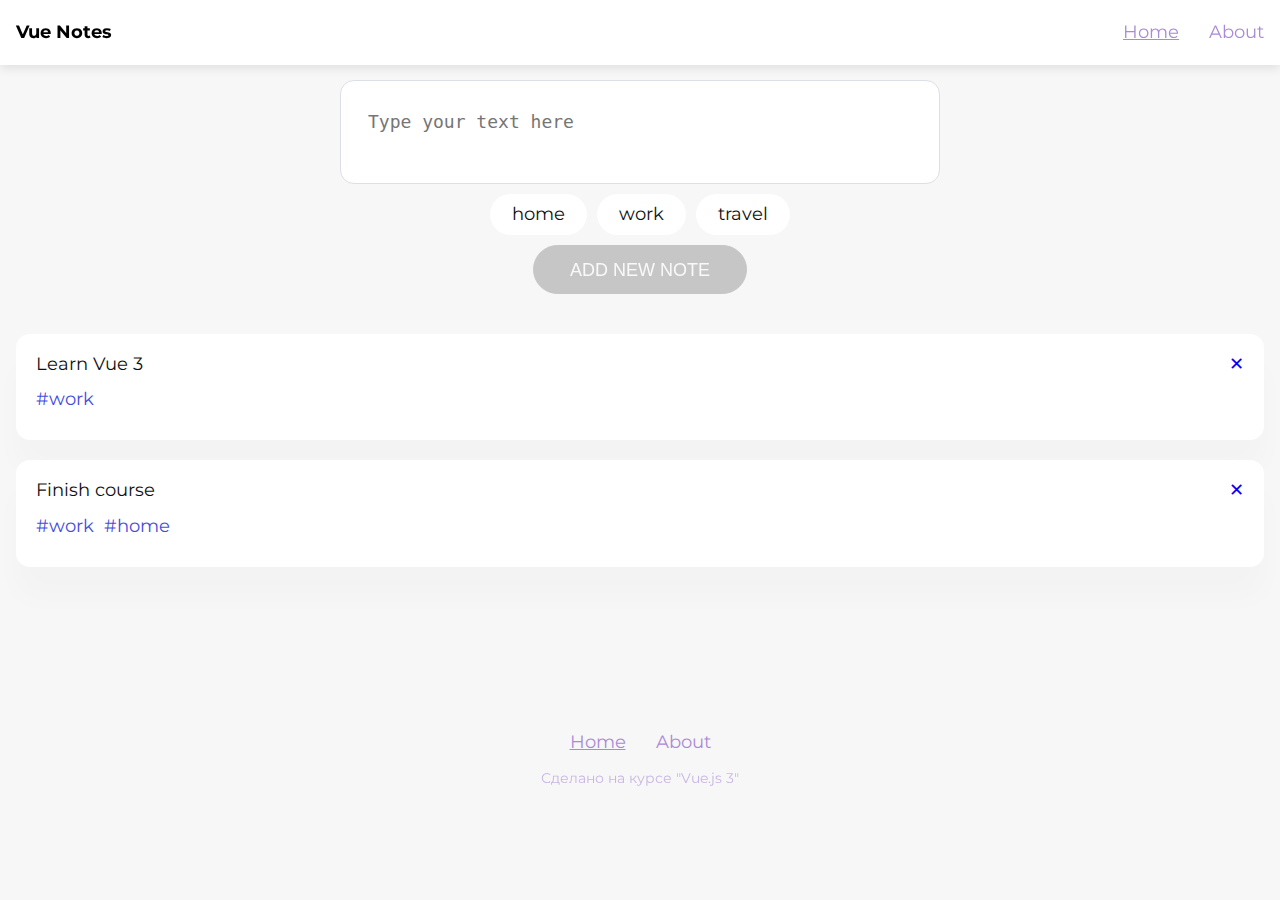
<file: vue-notes/index.html>
<!DOCTYPE html><html lang=""><head><meta charset="utf-8"><meta http-equiv="X-UA-Compatible" content="IE=edge"><meta name="viewport" content="width=device-width,initial-scale=1"><link rel="icon" href="/vue-notes/favicon.ico"><link rel="preconnect" href="https://fonts.googleapis.com"><link rel="preconnect" href="https://fonts.gstatic.com" crossorigin><link href="https://fonts.googleapis.com/css2?family=Montserrat:wght@400;600;900&display=swap" rel="stylesheet"><title>Vue Notes</title><link href="/vue-notes/assets/css/index.463baad8.css" rel="preload" as="style"><link href="/vue-notes/assets/js/chunk-vendors.0404f4f3.js" rel="preload" as="script"><link href="/vue-notes/assets/js/index.7016b7d2.js" rel="preload" as="script"><link href="/vue-notes/assets/css/index.463baad8.css" rel="stylesheet"></head><body><noscript><strong>We're sorry but Vue Notes doesn't work properly without JavaScript enabled. Please enable it to continue.</strong></noscript><div id="app"></div><script src="/vue-notes/assets/js/chunk-vendors.0404f4f3.js"></script><script src="/vue-notes/assets/js/index.7016b7d2.js"></script></body></html>
</file>
<file: vue-notes/assets/css/index.463baad8.css>
.tags-list{display:flex;justify-content:center;padding:10px 0}.tag-item{padding:8px 22px;margin-right:10px;background-color:#fff;border-radius:22px;-webkit-user-select:none;-moz-user-select:none;-ms-user-select:none;user-select:none;cursor:pointer}.tag-item.isPreview{padding:0;color:#444ce0;cursor:default}.tag-item.isPreview:before{content:"#"}.tag-item.isActive{color:#fff;background-color:#02b178}.tag-item:last-child{margin-right:0}.form{display:flex;flex-direction:column;align-items:center;width:600px;margin-left:auto;margin-right:auto}.form textarea{margin-bottom:0}.form button{transition:opacity .15s ease-in-out,filter .15s ease-in-out}.form button[disabled]{opacity:.3;filter:grayscale(1);pointer-events:none}.notes-list{padding:40px 0}.note-item{width:100%;padding:18px 20px;margin-bottom:20px;border-radius:14px;background-color:#fff;transition:all .25s cubic-bezier(.02,.01,.47,1);box-shadow:0 30px 30px rgba(0,0,0,.02)}.note-item:hover{box-shadow:0 30px 30px rgba(0,0,0,.04);transform:translateY(-6px);transition-delay:0s!important}.note-header{display:flex;align-items:center;justify-content:space-between}.note-footer{display:flex;flex-direction:column;justify-content:flex-start;align-items:flex-start}a,abbr,acronym,address,applet,article,aside,audio,b,big,blockquote,body,canvas,caption,center,cite,code,dd,del,details,dfn,div,dl,dt,em,embed,fieldset,figcaption,figure,footer,form,h1,h2,h3,h4,h5,h6,header,hgroup,html,i,iframe,img,ins,kbd,label,legend,li,mark,menu,nav,object,ol,output,p,pre,q,ruby,s,samp,section,small,span,strike,strong,sub,summary,sup,table,tbody,td,tfoot,th,thead,time,tr,tt,u,ul,var,video{margin:0;padding:0;font-size:100%;vertical-align:baseline}a:active,a:hover{outline:0}h1,h2,h3,h4,h5,h6{font-size:100%;font-weight:400}html{box-sizing:border-box}:focus{outline:0}audio,img,video{max-width:100%;height:auto}audio,canvas,iframe,img,svg,video{vertical-align:middle}iframe{border:0}textarea{resize:none;overflow:auto;vertical-align:top;box-shadow:none;-webkit-box-shadow:none;-moz-box-shadow:none}button,input,select,textarea{outline:none;border:none;font-size:100%;margin:0}button,input{line-height:normal}table{border-collapse:collapse;border-spacing:0}td,th{padding:0;text-align:left}html{line-height:1.4;font-size:18px;color:#101010;height:100%}@media screen and (max-width:1280px){html{font-size:16px}}@media screen and (max-width:768px){html{font-size:15px}}@media screen and (max-width:480px){html{font-size:14px}}body{font-family:Montserrat,Helvetica,Arial,sans-serif;font-size:18px;font-weight:400;-webkit-font-smoothing:antialiased;-moz-osx-font-smoothing:grayscale;margin:0;padding:0;background-color:#f7f7f7}*,:after,:before{box-sizing:border-box}h1,h2,h3,h4,h5,h6{margin:0}button,input,select,textarea{border:1px solid #dcdfe6}a{text-decoration:none}li,ul{list-style-type:none;margin:0;padding:0}.section,footer,section{position:relative;padding:40px 0}@media screen and (max-width:1280px){.section,footer,section{padding:36px 0;padding:28px 0;padding:20px 0}}.wrapper{min-height:100vh;margin:0 auto}.wrapper,.wrapper-content{display:flex;flex-direction:column}.wrapper-content{min-height:70vh;margin-top:80px}.container{position:relative;flex:0 0 auto;margin:0 auto;width:100%;max-width:1400px}@media screen and (max-width:1400px){.container{padding:0 16px}}@media screen and (max-width:1024px){.container{max-width:768px}}@media screen and (max-width:768px){.container{max-width:640px}}@media screen and (max-width:640px){.container{max-width:480px}}@media screen and (max-width:480px){.container{max-width:320px}}.view-sm{max-width:700px}.view-sm.isCenter{margin-left:auto;margin-right:auto}.title{margin-bottom:20px;color:#333;font-size:30px;font-weight:700}label{display:block;font-size:16px;margin-bottom:10px;text-align:center}input{padding:16px 26px;border-radius:20px}input,textarea{margin-bottom:30px}textarea{padding:30px 27px;border-radius:14px}input,textarea{width:100%}.card{width:300px;display:inline-block;margin:auto;border-radius:19px;position:relative;text-align:center;box-shadow:-1px 15px 30px -12px rgba(50,50,50,.2)}.card-img__wrapper{position:relative;height:230px;border-top-left-radius:14px;border-top-right-radius:14px}.card-img{width:400px}.card-name{display:block;margin-top:24px;margin-bottom:6px;text-transform:uppercase;font-size:12px;font-weight:700}.card-title{display:block;margin-bottom:8px;font-size:26px;color:#000;font-weight:900}.card-body{padding:20px;margin-bottom:16px}.link{cursor:pointer;color:#8854d0}.link:hover{text-decoration:underline;border-bottom:none}.link.isWhite{border-bottom:1px solid #fff;color:#fff}.link.isFalse{border-bottom:1px solid #fc5c65;color:#fc5c65}.link.isTrue{border-bottom:1px solid #26de81;color:#26de81}.link.isActive,.link.router-link-active,.link.router-link-exact-active{text-decoration:underline}.btn{display:inline-block;padding:.8em 2em;line-height:1;text-transform:uppercase;cursor:pointer;border-radius:30px}.btn.btnDefault{color:#fff;border:1px solid #333;background-color:#333}.btn.btnPrimary{color:#fff;border:1px solid #494ce8;background-color:#494ce8}.btn.btnDanger{color:#fff;border:1px solid #b54040;background-color:#b53f3f}.btn.btnWhite{color:#333;border:1px solid #fff;background-color:#fff}.navbar{position:fixed;top:0;left:0;right:0;z-index:99;padding:20px 0;background-color:#fff;box-shadow:0 3px 10px rgba(0,0,0,.1)}.navbar-content{display:flex;align-items:center;justify-content:space-between}.navbar-logo{color:#000;font-weight:700}.navbar-list{display:flex;align-items:center;justify-content:center}.navbar-item{margin-right:30px;cursor:pointer}.navbar-item:last-child{margin-right:0}.navbar-link{display:block;transition:all .2s ease;color:#aa8ad6}.navbar-link.isActive,.navbar-link.router-link-active,.navbar-link.router-link-exact-active{text-decoration:underline}table{width:100%;line-height:1.5em;border-collapse:separate;border-spacing:0 34px}table thead th{padding:20px 22px;white-space:nowrap;font-size:22px;cursor:pointer}table td{padding:20px}table tbody tr{background-color:#fff;font-weight:600;transition:all .25s cubic-bezier(.02,.01,.47,1);box-shadow:0 30px 30px rgba(0,0,0,.02)}table tbody tr:hover{box-shadow:0 30px 30px rgba(0,0,0,.04);transform:translateY(-6px);transition-delay:0s!important}.md-body{-ms-text-size-adjust:100%;-webkit-text-size-adjust:100%}.md-body>:first-child{margin-top:0!important}.md-body>:last-child{margin-bottom:0!important}.md-body blockquote,.md-body details,.md-body dl,.md-body ol,.md-body p,.md-body pre,.md-body ul{margin-top:0;margin-bottom:.88889rem}.md-body a{position:relative;background-color:transparent;text-decoration:underline;transition:color .2s;-webkit-user-select:none;-moz-user-select:none;-ms-user-select:none;user-select:none;color:#4468e0;cursor:pointer}.md-body a:hover{text-decoration:none}.md-body a a:not([href]){color:inherit}.md-body h1,.md-body h2,.md-body h3,.md-body h4,.md-body h5,.md-body h6{margin-top:0;margin-bottom:0}.md-body h1{font-size:1.8em;margin:.7em 0}.md-body h2{font-size:1.52em;padding-top:.2em;margin:.5em 0}.md-body h3{font-size:1.2em;padding-top:.4em;margin:.4em 0}.md-body h4{font-size:1em;padding-top:.3em;margin:.3em 0}.md-body code,.md-body kbd,.md-body pre{font-family:monospace,monospace}.md-body ol,.md-body ul{padding-left:0;margin-top:0;margin-bottom:0;padding-left:1.4em;margin-top:1.4em;margin-bottom:2em}.md-body li+li{margin-top:.25em}.md-body img{max-width:100%;border-style:none;box-sizing:initial;margin-bottom:1em}.md-body img[align=right]{padding-left:20px}.md-body img[align=left]{padding-right:20px}ul>li:first-child>ul>li{list-style-type:square}.md-body ul{display:block;list-style-type:disc;-webkit-margin-before:1em;margin-block-start:1em;-webkit-margin-after:1em;margin-block-end:1em;-webkit-margin-start:0;margin-inline-start:0;-webkit-margin-end:0;margin-inline-end:0;-webkit-padding-start:2.22222rem;padding-inline-start:2.22222rem}.md-body ul li{position:relative;margin-bottom:.91em;list-style-type:disc}.md-body ol{position:relative;counter-reset:list;list-style:none}.md-body ol li{position:relative;padding-left:2.22222rem;margin-bottom:1.11111rem}.md-body ol li:before{display:inline-block;position:absolute;left:1rem;counter-increment:list;content:counter(list) ". "}
</file>
